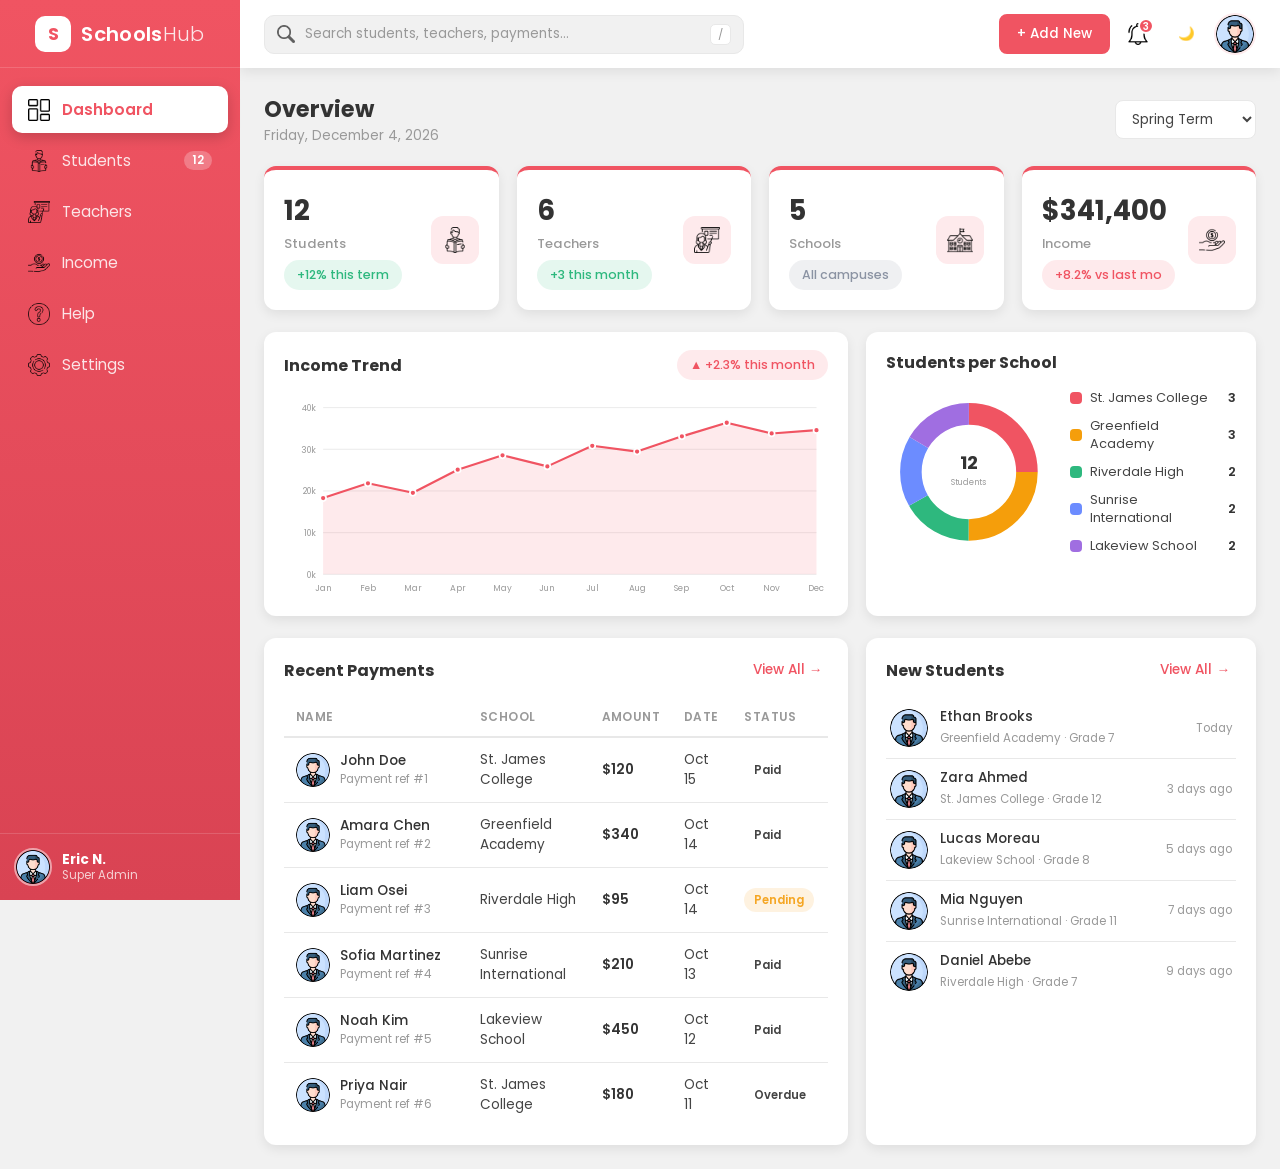
<file: index.html>
<!DOCTYPE html>
<html lang="en">
<head>
    <meta charset="UTF-8">
    <meta name="viewport" content="width=device-width, initial-scale=1.0">
    <meta name="description" content="Schools Hub — school admin dashboard">
    <title>Schools Hub · Admin Dashboard</title>
    <link rel="preconnect" href="https://fonts.googleapis.com">
    <link rel="preconnect" href="https://fonts.gstatic.com" crossorigin>
    <link href="https://fonts.googleapis.com/css2?family=Poppins:wght@300;400;500;600;700&display=swap" rel="stylesheet">
    <link rel="stylesheet" href="./style.css?v=1.0.0">
</head>
<body>

    <!-- ===================== SIDEBAR ===================== -->
    <aside class="side-menu" id="sideMenu" aria-label="Main navigation">
        <div class="brand-name">
            <div class="brand-logo" aria-hidden="true">S</div>
            <h1>Schools<span>Hub</span></h1>
        </div>

        <nav>
            <ul>
                <li class="nav-item active" data-view="dashboard" role="button" tabindex="0">
                    <img src="assets/dashboard.png" alt=""><span>Dashboard</span>
                </li>
                <li class="nav-item" data-view="students" role="button" tabindex="0">
                    <img src="assets/read.png" alt=""><span>Students</span>
                    <span class="side-badge" id="studentCountBadge">0</span>
                </li>
                <li class="nav-item" data-view="teachers" role="button" tabindex="0">
                    <img src="assets/teach.png" alt=""><span>Teachers</span>
                </li>
                <li class="nav-item" data-view="income" role="button" tabindex="0">
                    <img src="assets/income.png" alt=""><span>Income</span>
                </li>
                <li class="nav-item" data-view="help" role="button" tabindex="0">
                    <img src="assets/question.png" alt=""><span>Help</span>
                </li>
                <li class="nav-item" data-view="settings" role="button" tabindex="0">
                    <img src="assets/setting.png" alt=""><span>Settings</span>
                </li>
            </ul>
        </nav>

        <div class="side-footer">
            <div class="side-user">
                <img src="assets/user.png" alt="Admin avatar">
                <div class="side-user-info">
                    <strong>Eric N.</strong>
                    <span>Super Admin</span>
                </div>
            </div>
        </div>
    </aside>

    <div class="sidebar-overlay" id="sidebarOverlay" aria-hidden="true"></div>

    <!-- ===================== MAIN ===================== -->
    <div class="container">
        <header class="header">
            <button class="icon-btn menu-toggle" id="menuToggle" aria-label="Toggle menu">
                <span></span><span></span><span></span>
            </button>

            <div class="search">
                <img src="assets/search.png" alt="" aria-hidden="true">
                <input type="text" id="globalSearch" placeholder="Search students, teachers, payments…"
                       aria-label="Search" autocomplete="off">
                <kbd>/</kbd>
            </div>

            <div class="user">
                <button class="btn" id="addNewBtn">+ Add New</button>

                <div class="notif-wrap">
                    <button class="icon-btn" id="notifBtn" aria-label="Notifications">
                        <img src="assets/notificacations.png" alt="">
                        <span class="notif-dot" id="notifDot">3</span>
                    </button>
                    <div class="dropdown notif-dropdown" id="notifDropdown" hidden>
                        <div class="dropdown-head">
                            <h4>Notifications</h4>
                            <button class="link-btn" id="clearNotifs">Mark all read</button>
                        </div>
                        <ul id="notifList"></ul>
                    </div>
                </div>

                <button class="icon-btn" id="themeToggle" aria-label="Toggle dark mode" title="Toggle theme">
                    <span class="theme-icon" id="themeIcon">🌙</span>
                </button>

                <div class="img-case" title="Eric N. — Super Admin">
                    <img src="assets/user.png" alt="Profile">
                </div>
            </div>
        </header>

        <main class="content">

            <!-- ===================== DASHBOARD VIEW ===================== -->
            <section class="view" id="view-dashboard">
                <div class="page-head">
                    <div>
                        <h2>Overview</h2>
                        <p class="muted" id="todayDate"></p>
                    </div>
                    <select id="termSelect" class="select" aria-label="Select term">
                        <option value="spring">Spring Term</option>
                        <option value="fall">Fall Term</option>
                        <option value="summer">Summer Term</option>
                    </select>
                </div>

                <div class="cards" id="statCards"></div>

                <div class="charts-row">
                    <div class="panel chart-panel">
                        <div class="panel-head">
                            <h3>Income Trend</h3>
                            <span class="chip chip-rose" id="incomeDelta"></span>
                        </div>
                        <div class="chart-holder" id="incomeChart"></div>
                    </div>
                    <div class="panel chart-panel">
                        <div class="panel-head">
                            <h3>Students per School</h3>
                        </div>
                        <div class="donut-row">
                            <div class="donut-holder" id="schoolChart"></div>
                            <ul class="donut-legend" id="schoolLegend"></ul>
                        </div>
                    </div>
                </div>

                <div class="content-2">
                    <div class="panel table-panel">
                        <div class="panel-head">
                            <h3>Recent Payments</h3>
                            <button class="link-btn" data-goto="income">View All →</button>
                        </div>
                        <div class="table-scroll">
                            <table class="data-table" id="recentPaymentsTable">
                                <thead>
                                    <tr><th>Name</th><th>School</th><th>Amount</th><th>Date</th><th>Status</th></tr>
                                </thead>
                                <tbody></tbody>
                            </table>
                        </div>
                    </div>

                    <div class="panel table-panel">
                        <div class="panel-head">
                            <h3>New Students</h3>
                            <button class="link-btn" data-goto="students">View All →</button>
                        </div>
                        <ul class="new-students-list" id="newStudentsList"></ul>
                    </div>
                </div>
            </section>

            <!-- ===================== STUDENTS VIEW ===================== -->
            <section class="view" id="view-students" hidden>
                <div class="page-head">
                    <div>
                        <h2>Students</h2>
                        <p class="muted" id="studentsSummary"></p>
                    </div>
                    <button class="btn" id="addStudentBtn">+ Add Student</button>
                </div>
                <div class="panel">
                    <div class="panel-head table-tools">
                        <div class="filter-chips" id="studentFilters">
                            <button class="chip active" data-filter="all">All</button>
                            <button class="chip" data-filter="Active">Active</button>
                            <button class="chip" data-filter="Pending">Pending</button>
                            <button class="chip" data-filter="Inactive">Inactive</button>
                        </div>
                        <span class="muted" id="studentVisibleCount"></span>
                    </div>
                    <div class="table-scroll">
                        <table class="data-table" id="studentsTable">
                            <thead>
                                <tr>
                                    <th>Student</th>
                                    <th>School</th>
                                    <th>Grade</th>
                                    <th>Status</th>
                                    <th>Actions</th>
                                </tr>
                            </thead>
                            <tbody></tbody>
                        </table>
                    </div>
                </div>
            </section>

            <!-- ===================== TEACHERS VIEW ===================== -->
            <section class="view" id="view-teachers" hidden>
                <div class="page-head">
                    <div>
                        <h2>Teachers</h2>
                        <p class="muted" id="teachersSummary"></p>
                    </div>
                </div>
                <div class="teacher-grid" id="teacherGrid"></div>
            </section>

            <!-- ===================== INCOME VIEW ===================== -->
            <section class="view" id="view-income" hidden>
                <div class="page-head">
                    <div>
                        <h2>Income</h2>
                        <p class="muted">Fees collected across all schools</p>
                    </div>
                </div>
                <div class="mini-stats" id="incomeMiniStats"></div>
                <div class="panel">
                    <div class="panel-head"><h3>Monthly Collections</h3></div>
                    <div class="chart-holder tall" id="incomeChartFull"></div>
                </div>
                <div class="panel">
                    <div class="panel-head"><h3>All Payments</h3></div>
                    <div class="table-scroll">
                        <table class="data-table" id="paymentsTable">
                            <thead>
                                <tr><th>Name</th><th>School</th><th>Amount</th><th>Date</th><th>Status</th></tr>
                            </thead>
                            <tbody></tbody>
                        </table>
                    </div>
                </div>
            </section>

            <!-- ===================== HELP VIEW ===================== -->
            <section class="view" id="view-help" hidden>
                <div class="page-head">
                    <div>
                        <h2>Help &amp; Support</h2>
                        <p class="muted">Frequently asked questions</p>
                    </div>
                </div>
                <div class="panel">
                    <div class="accordion" id="faqAccordion"></div>
                </div>
            </section>

            <!-- ===================== SETTINGS VIEW ===================== -->
            <section class="view" id="view-settings" hidden>
                <div class="page-head">
                    <div>
                        <h2>Settings</h2>
                        <p class="muted">Personalize your dashboard</p>
                    </div>
                </div>
                <div class="panel settings-panel">
                    <div class="setting-row">
                        <div>
                            <strong>Dark mode</strong>
                            <p class="muted">Switch between light and dark themes</p>
                        </div>
                        <label class="switch">
                            <input type="checkbox" id="darkModeSwitch">
                            <span class="slider"></span>
                        </label>
                    </div>
                    <div class="setting-row">
                        <div>
                            <strong>Compact tables</strong>
                            <p class="muted">Show more rows per screen</p>
                        </div>
                        <label class="switch">
                            <input type="checkbox" id="compactSwitch">
                            <span class="slider"></span>
                        </label>
                    </div>
                    <div class="setting-row">
                        <div>
                            <strong>Reset demo data</strong>
                            <p class="muted">Restore the original sample records and clear your changes</p>
                        </div>
                        <button class="btn btn-outline" id="resetDataBtn">Reset</button>
                    </div>
                </div>
            </section>

        </main>
    </div>

    <!-- ===================== MODAL ===================== -->
    <div class="modal-backdrop" id="modalBackdrop" hidden>
        <div class="modal" role="dialog" aria-modal="true" aria-labelledby="modalTitle">
            <div class="modal-head">
                <h3 id="modalTitle">Add Student</h3>
                <button class="icon-btn" id="modalClose" aria-label="Close">&times;</button>
            </div>
            <form id="studentForm" novalidate>
                <div class="form-row">
                    <label for="fName">Full name</label>
                    <input type="text" id="fName" required placeholder="e.g. Jane Cooper">
                    <small class="form-error" id="nameError">Please enter a name.</small>
                </div>
                <div class="form-row">
                    <label for="fSchool">School</label>
                    <select id="fSchool" required></select>
                </div>
                <div class="form-row two-col">
                    <div>
                        <label for="fGrade">Grade</label>
                        <select id="fGrade"></select>
                    </div>
                    <div>
                        <label for="fStatus">Status</label>
                        <select id="fStatus">
                            <option>Active</option>
                            <option>Pending</option>
                            <option>Inactive</option>
                        </select>
                    </div>
                </div>
                <div class="modal-actions">
                    <button type="button" class="btn btn-outline" id="modalCancel">Cancel</button>
                    <button type="submit" class="btn">Save Student</button>
                </div>
            </form>
        </div>
    </div>

    <div class="toast-stack" id="toastStack" aria-live="polite"></div>

    <script src="./app.js?v=1.0.1"></script>
</body>
</html>
</file>
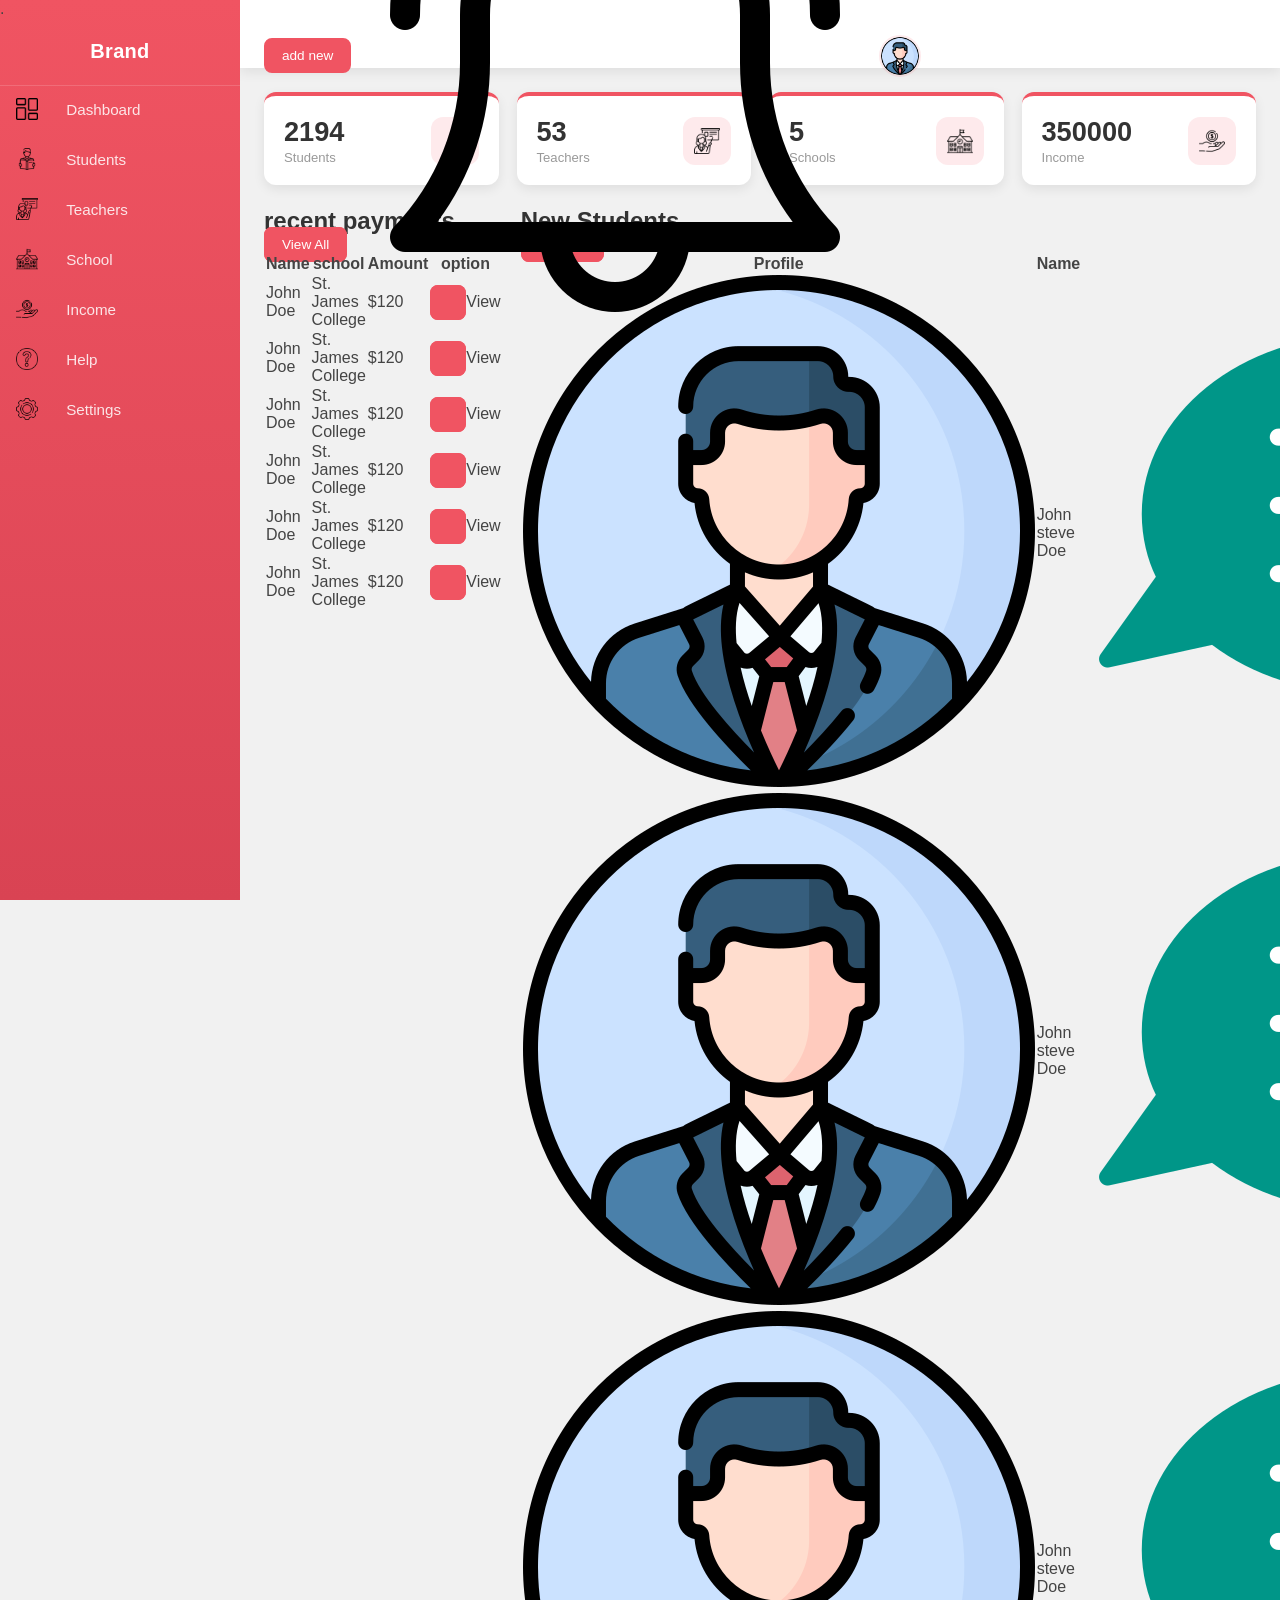
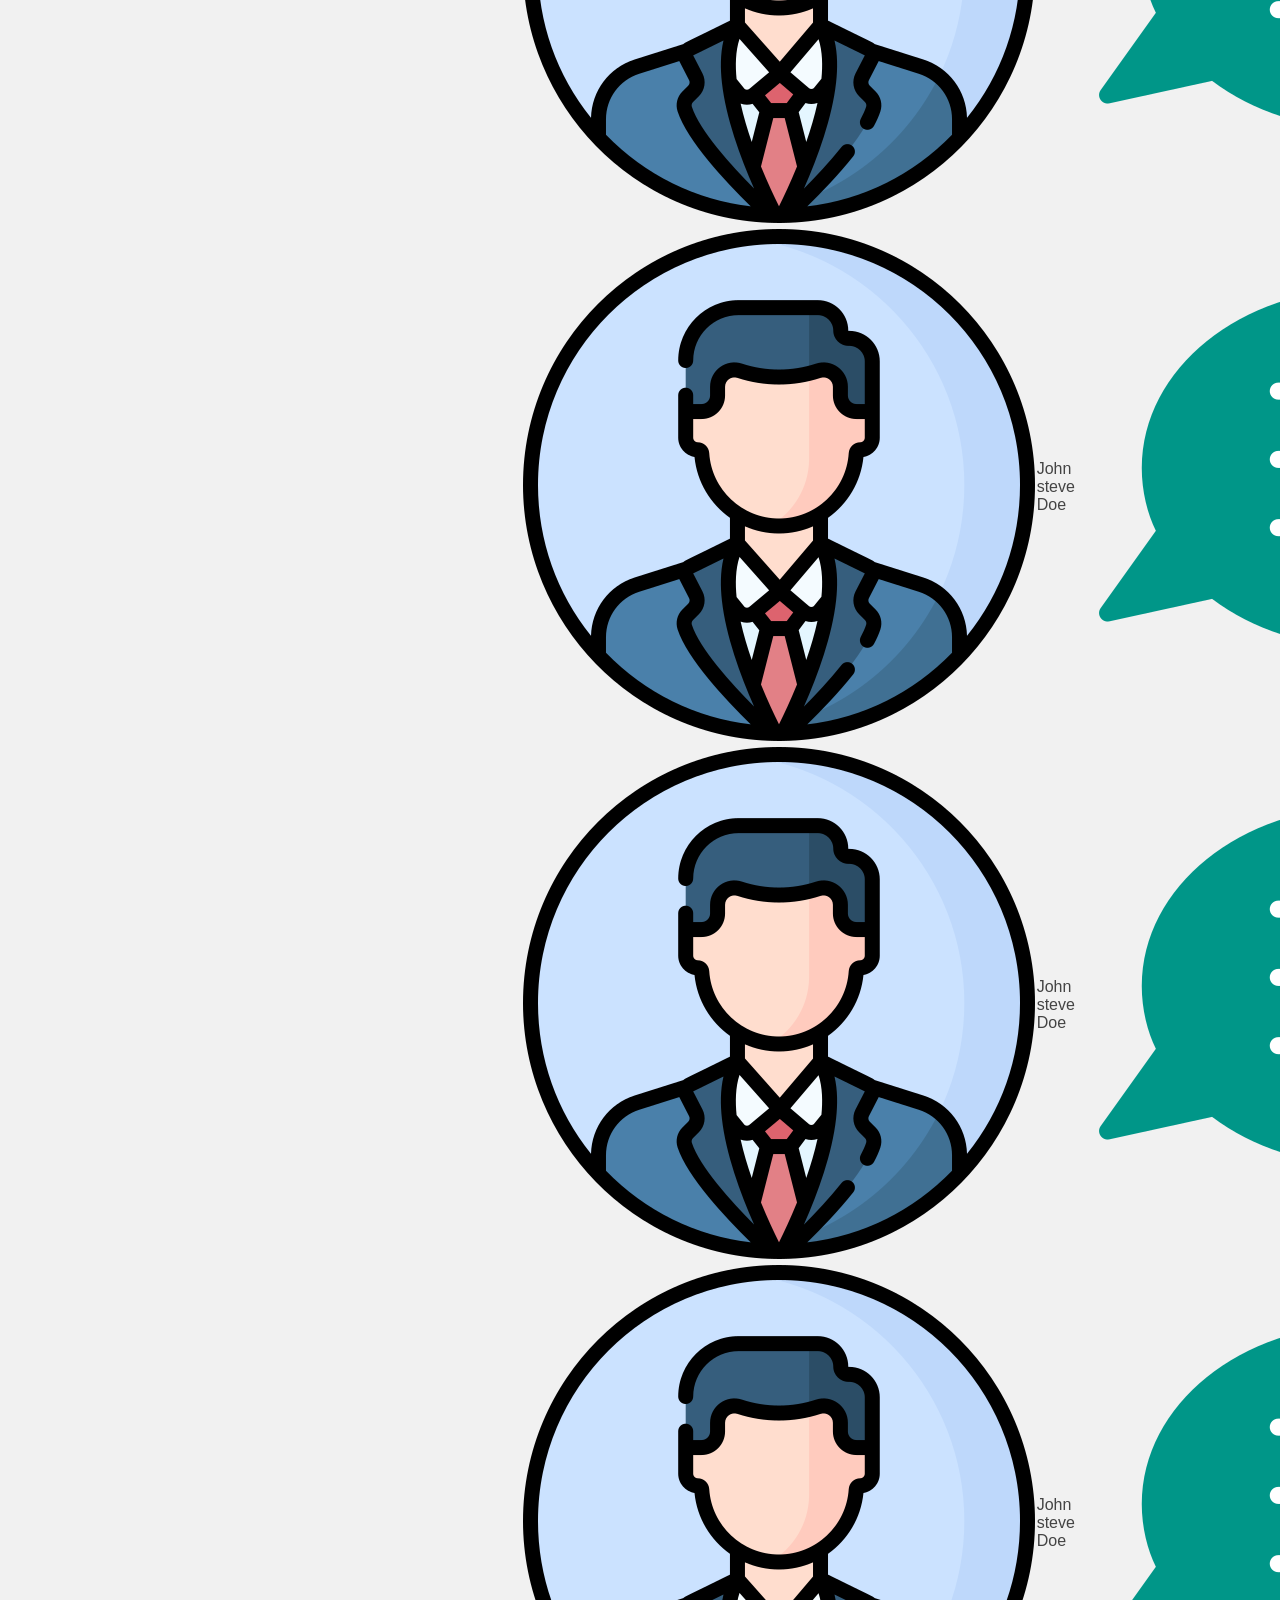
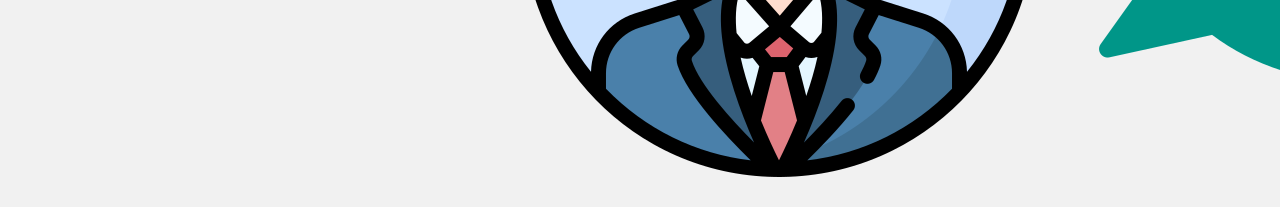
<file: sect7.html>
<!DOCTYPE html>
<html lang="en">
<head>
    <meta charset="UTF-8">
    <meta name="viewport" content="width=device-width, initial-scale=1.0">
    <title>Admin panel</title>
   <link rel="stylesheet" href="./style.css">

</head>
<body>

    <div class="side-menu">.    

        <div class="brand-name" ">
           <h1>Brand</h1>
        </div>
        
    
       <ul >
              <li ><img src="./assets/dashboard.png"  alt="">&nbsp;<span>Dashboard</span></li>
              <li><img src="./assets/read.png" alt="">&nbsp;<span>Students</span></li>
              <li><img src="./assets/teach.png" alt="">&nbsp;<span>Teachers</span></li>
              <li><img src="./assets/school.png" alt="">&nbsp;<span>School</span></li>
              <li><img src="./assets/income.png" alt="">&nbsp;<span>Income</span></li>
              <li><img src="./assets/question.png" alt="">&nbsp;<span>Help</span></li>
              <li><img src="./assets/setting.png" alt="">&nbsp;<span>Settings</span></li>
        </ul>
    </div>
    <div class="container">
       <div class="header">
            <div class="nav">
                <div class="search">
                  <input type="text" placeholder="search..">
                  <button type="submit"><img src="assets/search.png" alt=""></button>
                </div>
                <div class="user">
                  <a href="#" class="btn">add new</a>
                  <img src="assets/notificacations.png" alt="">
                    <div class="img-case">
                       <img src="assets/user.png" alt="">
                    </div>
                </div>
            </div>
        </div>
        <div class="content">
            <div class="cards">
                <div class="card">
                    <div class="box">
                        <h1>2194</h1>
                        <h3>Students</h3>
                    </div>
                    <div class="icon-case">
                        <img src="assets/read.png" alt="">
                    </div>
                </div>

                <div class="card">
                    <div class="box">
                        <h1>53</h1>
                        <h3>Teachers</h3>
                    </div>
                    <div class="icon-case">
                        <img src="assets/teach.png" alt="">
                    </div>
                </div> 
                <div class="card">
                    <div class="box">
                        <h1>5</h1>
                        <h3>Schools</h3>
                    </div>
                    <div class="icon-case">
                        <img src="assets/school.png" alt="">
                    </div>
                </div> 
                <div class="card">
                    <div class="box">
                        <h1>350000</h1>
                        <h3>Income</h3>
                    </div>
                    <div class="icon-case">
                        <img src="assets/income.png" alt="">
                    </div>
                </div> 
            </div>
            <div class="content-2">
                <div class="recent-payments">
                    <div class="tittle">
                      <h2>recent payments</h2>
                      <a href="#" class="btn">View All</a>
                    </div>
                   
                   <table>
                      <tr>
                        <th>Name</th>
                        <th>school</th>
                        <th>Amount</th>
                        <th>option</th>
                      </tr>
                      <tr>
                        <td>John Doe</td>
                        <td>St. James College</td>
                        <td>$120</td>
                        <td><a href="#" class="btn"></a>View</td>
                      </tr>
                      <tr>
                        <td>John Doe</td>
                        <td>St. James College</td>
                        <td>$120</td>
                        <td><a href="#" class="btn"></a>View</td>
                      </tr>
                      <tr>
                        <td>John Doe</td>
                        <td>St. James College</td>
                        <td>$120</td>
                        <td><a href="#" class="btn"></a>View</td>
                      </tr>
                      <tr>
                        <td>John Doe</td>
                        <td>St. James College</td>
                        <td>$120</td>
                        <td><a href="#" class="btn"></a>View</td>
                      </tr>
                      <tr>
                        <td>John Doe</td>
                        <td>St. James College</td>
                        <td>$120</td>
                        <td><a href="#" class="btn"></a>View</td>
                      </tr>
                      <tr>
                        <td>John Doe</td>
                        <td>St. James College</td>
                        <td>$120</td>
                        <td><a href="#" class="btn"></a>View</td>
                      </tr>
                    </table>
                </div>
                   
                    <div class="new-students">
                        <div class="tittle">
                          <h2>New Students</h2>
                          <a href="#" class="btn">View All</a>
                        </div>
                    
                        <table>
                           <tr>
                               <th>Profile</th>
                               <th>Name</th>
                               <th>Option</th>
                            </tr>
                            <tr>
                               <td><img src="assets/user.png" alt=""></td>
                               <td>John steve Doe</td>
                               <td><img src="assets/info.png" alt=""></td>
                            </tr>
                             <tr>
                               <td><img src="assets/user.png" alt=""></td>
                               <td>John steve Doe</td>
                               <td><img src="assets/info.png" alt=""></td>
                            </tr>
                             <tr>
                               <td><img src="assets/user.png" alt=""></td>
                               <td>John steve Doe</td>
                               <td><img src="assets/info.png" alt=""></td>
                            </tr>
                             <tr>
                               <td><img src="assets/user.png" alt=""></td>
                               <td>John steve Doe</td>
                               <td><img src="assets/info.png" alt=""></td>
                            </tr> 
                            <tr>
                               <td><img src="assets/user.png" alt=""></td>
                               <td>John steve Doe</td>
                               <td><img src="assets/info.png" alt=""></td>
                            </tr>
                            <tr>
                                <td><img src="assets/user.png" alt=""></td>
                               <td>John steve Doe</td>
                              <td><img src="assets/info.png" alt=""></td>
                            </tr>
                        </table>
                    </div>
            </div>
        </div>
    </div>



                
        
                
                




    
</body>
</html>
</file>
<file: style.css>
/* ============================================================
   Schools Hub — Admin Dashboard
   Palette: primary #f05462 (existing brand rose)
   ============================================================ */
:root {
    --primary: #f05462;
    --primary-dark: #d94353;
    --primary-soft: rgba(240, 84, 98, 0.12);
    --bg: #f1f1f1;
    --card: #ffffff;
    --text: #444444;
    --heading: #333333;
    --muted: #999999;
    --border: #e8e8e8;
    --shadow: 0 4px 12px rgba(0, 0, 0, 0.08);
    --shadow-lg: 0 8px 24px rgba(0, 0, 0, 0.12);
    --radius: 12px;
    --sidebar-w: 240px;
    --success: #2eb87e;
    --warning: #f5a623;
    --gray: #8b93a3;
    --header-h: 68px;
}

body.dark {
    --bg: #171a21;
    --card: #21252f;
    --text: #c9ced8;
    --heading: #f2f3f6;
    --muted: #7a8194;
    --border: #2e3340;
    --shadow: 0 4px 12px rgba(0, 0, 0, 0.35);
    --shadow-lg: 0 8px 24px rgba(0, 0, 0, 0.45);
}

* {
    margin: 0;
    padding: 0;
    box-sizing: border-box;
    font-family: 'Poppins', sans-serif;
}

body {
    min-height: 100vh;
    background: var(--bg);
    color: var(--text);
    transition: background 0.3s ease, color 0.3s ease;
}

a { text-decoration: none; }
ul { list-style: none; }
h1, h2, h3, h4 { color: var(--heading); }
.muted { color: var(--muted); font-size: 0.85rem; }

/* ---------- Buttons & chips ---------- */
.btn {
    background: var(--primary);
    color: #fff;
    border: 2px solid var(--primary);
    padding: 8px 16px;
    border-radius: 8px;
    font-size: 0.85rem;
    font-weight: 500;
    cursor: pointer;
    transition: all 0.2s ease;
    white-space: nowrap;
}
.btn:hover {
    background: var(--primary-dark);
    border-color: var(--primary-dark);
    transform: translateY(-1px);
    box-shadow: 0 4px 12px rgba(240, 84, 98, 0.35);
}
.btn-outline {
    background: transparent;
    color: var(--primary);
}
.btn-outline:hover {
    background: var(--primary-soft);
    color: var(--primary);
    box-shadow: none;
}
.link-btn {
    background: none;
    border: none;
    color: var(--primary);
    font-size: 0.85rem;
    font-weight: 500;
    cursor: pointer;
    padding: 4px 6px;
    border-radius: 6px;
    transition: background 0.2s ease;
}
.link-btn:hover { background: var(--primary-soft); }

.chip {
    display: inline-flex;
    align-items: center;
    gap: 6px;
    background: var(--bg);
    color: var(--muted);
    border: 1px solid var(--border);
    border-radius: 999px;
    padding: 5px 12px;
    font-size: 0.78rem;
    font-weight: 500;
    cursor: default;
}
.chip-rose { background: var(--primary-soft); color: var(--primary); border-color: transparent; }
.chip-green { background: rgba(46, 184, 126, 0.12); color: var(--success); border-color: transparent; }
.chip-amber { background: rgba(245, 166, 35, 0.14); color: var(--warning); border-color: transparent; }
.chip-gray { background: rgba(139, 147, 163, 0.14); color: var(--gray); border-color: transparent; }

.filter-chips .chip { cursor: pointer; transition: all 0.2s ease; }
.filter-chips .chip:hover { color: var(--primary); }
.filter-chips .chip.active {
    background: var(--primary);
    color: #fff;
    border-color: var(--primary);
}

.icon-btn {
    background: none;
    border: none;
    cursor: pointer;
    width: 40px;
    height: 40px;
    display: inline-flex;
    align-items: center;
    justify-content: center;
    border-radius: 10px;
    position: relative;
    transition: background 0.2s ease;
}
.icon-btn:hover { background: var(--primary-soft); }
.icon-btn img { width: 22px; height: 22px; object-fit: contain; }

/* ---------- Sidebar ---------- */
.side-menu {
    position: fixed;
    inset: 0 auto 0 0;
    width: var(--sidebar-w);
    background: linear-gradient(180deg, var(--primary) 0%, var(--primary-dark) 100%);
    display: flex;
    flex-direction: column;
    z-index: 50;
    transition: transform 0.3s ease;
}
.brand-name {
    height: var(--header-h);
    display: flex;
    align-items: center;
    justify-content: center;
    gap: 10px;
    border-bottom: 1px solid rgba(255, 255, 255, 0.15);
}
.brand-logo {
    width: 36px;
    height: 36px;
    background: #fff;
    color: var(--primary);
    border-radius: 10px;
    display: grid;
    place-items: center;
    font-weight: 700;
    font-size: 1.1rem;
}
.brand-name h1 {
    color: #fff;
    font-size: 1.25rem;
    font-weight: 600;
    letter-spacing: 0.3px;
}
.brand-name h1 span { font-weight: 300; opacity: 0.85; }

.side-menu nav { flex: 1; padding: 18px 12px; }
.side-menu ul { display: flex; flex-direction: column; gap: 4px; }
.side-menu li {
    font-size: 0.95rem;
    color: rgba(255, 255, 255, 0.85);
    padding: 12px 16px;
    border-radius: 10px;
    display: flex;
    align-items: center;
    gap: 12px;
    cursor: pointer;
    transition: all 0.2s ease;
    position: relative;
}
.side-menu li img {
    width: 22px;
    height: 22px;
    object-fit: contain;
}
.side-menu li:hover {
    background: rgba(255, 255, 255, 0.14);
    color: #fff;
    transform: translateX(4px);
}
.side-menu li.active {
    background: #fff;
    color: var(--primary);
    font-weight: 600;
    box-shadow: 0 4px 14px rgba(0, 0, 0, 0.18);
}
.side-badge {
    margin-left: auto;
    background: rgba(255, 255, 255, 0.25);
    color: #fff;
    font-size: 0.72rem;
    font-weight: 600;
    border-radius: 999px;
    padding: 1px 8px;
}
.side-menu li.active .side-badge { background: var(--primary-soft); color: var(--primary); }

.side-footer { padding: 14px; border-top: 1px solid rgba(255, 255, 255, 0.15); }
.side-user {
    display: flex;
    align-items: center;
    gap: 10px;
    color: #fff;
}
.side-user img {
    width: 38px;
    height: 38px;
    border-radius: 50%;
    border: 2px solid rgba(255, 255, 255, 0.5);
}
.side-user-info { display: flex; flex-direction: column; line-height: 1.3; }
.side-user-info strong { font-size: 0.85rem; }
.side-user-info span { font-size: 0.72rem; opacity: 0.75; }

.sidebar-overlay {
    display: none;
    position: fixed;
    inset: 0;
    background: rgba(0, 0, 0, 0.45);
    z-index: 40;
}

/* ---------- Header ---------- */
.container {
    margin-left: var(--sidebar-w);
    min-height: 100vh;
    display: flex;
    flex-direction: column;
}
.header {
    position: sticky;
    top: 0;
    height: var(--header-h);
    background: var(--card);
    display: flex;
    align-items: center;
    gap: 16px;
    padding: 0 24px;
    box-shadow: var(--shadow);
    z-index: 30;
}
.menu-toggle {
    display: none;
    flex-direction: column;
    gap: 5px;
}
.menu-toggle span {
    display: block;
    width: 20px;
    height: 2px;
    background: var(--text);
    border-radius: 2px;
    transition: all 0.25s ease;
}

.search {
    flex: 1;
    display: flex;
    align-items: center;
    gap: 10px;
    background: var(--bg);
    border: 1px solid var(--border);
    border-radius: 10px;
    padding: 8px 12px;
    max-width: 480px;
    transition: border-color 0.2s ease, box-shadow 0.2s ease;
}
.search:focus-within {
    border-color: var(--primary);
    box-shadow: 0 0 0 3px var(--primary-soft);
}
.search img { width: 18px; height: 18px; object-fit: contain; opacity: 0.6; }
.search input {
    border: none;
    outline: none;
    background: transparent;
    flex: 1;
    font-size: 0.85rem;
    color: var(--text);
}
.search input::placeholder { color: var(--muted); }
.search kbd {
    background: var(--card);
    border: 1px solid var(--border);
    border-radius: 5px;
    font-size: 0.7rem;
    color: var(--muted);
    padding: 1px 7px;
    font-family: inherit;
}

.user { display: flex; align-items: center; gap: 8px; margin-left: auto; }

.notif-wrap { position: relative; }
.notif-dot {
    position: absolute;
    top: 4px;
    right: 4px;
    background: var(--primary);
    color: #fff;
    font-size: 0.62rem;
    font-weight: 600;
    min-width: 16px;
    height: 16px;
    border-radius: 999px;
    display: grid;
    place-items: center;
    border: 2px solid var(--card);
}

.dropdown {
    position: absolute;
    top: calc(100% + 10px);
    right: 0;
    background: var(--card);
    border: 1px solid var(--border);
    border-radius: var(--radius);
    box-shadow: var(--shadow-lg);
    width: 300px;
    z-index: 60;
    overflow: hidden;
    animation: dropIn 0.18s ease;
}
@keyframes dropIn {
    from { opacity: 0; transform: translateY(-6px); }
    to { opacity: 1; transform: translateY(0); }
}
.dropdown-head {
    display: flex;
    align-items: center;
    justify-content: space-between;
    padding: 12px 14px;
    border-bottom: 1px solid var(--border);
}
.dropdown-head h4 { font-size: 0.9rem; }
.dropdown ul { max-height: 280px; overflow-y: auto; }
.notif-item {
    display: flex;
    gap: 10px;
    padding: 12px 14px;
    border-bottom: 1px solid var(--border);
    font-size: 0.8rem;
    transition: background 0.2s ease;
    cursor: pointer;
}
.notif-item:last-child { border-bottom: none; }
.notif-item:hover { background: var(--bg); }
.notif-item.unread { background: var(--primary-soft); }
.notif-item .n-dot {
    width: 8px;
    height: 8px;
    margin-top: 5px;
    border-radius: 50%;
    background: var(--primary);
    flex-shrink: 0;
}
.notif-item.read .n-dot { background: transparent; }
.notif-item time { display: block; color: var(--muted); font-size: 0.72rem; margin-top: 2px; }
.dropdown-empty { padding: 24px; text-align: center; color: var(--muted); font-size: 0.82rem; }

.img-case {
    width: 42px;
    height: 42px;
    border-radius: 50%;
    overflow: hidden;
    border: 2px solid var(--primary-soft);
    flex-shrink: 0;
}
.img-case img { width: 100%; height: 100%; object-fit: cover; }

/* ---------- Content / views ---------- */
.content { padding: 24px; flex: 1; }
.view { animation: fadeIn 0.3s ease; }
@keyframes fadeIn {
    from { opacity: 0; transform: translateY(8px); }
    to { opacity: 1; transform: translateY(0); }
}
.page-head {
    display: flex;
    align-items: center;
    justify-content: space-between;
    gap: 16px;
    margin-bottom: 20px;
    flex-wrap: wrap;
}
.page-head h2 { font-size: 1.4rem; }

.select {
    background: var(--card);
    border: 1px solid var(--border);
    color: var(--text);
    border-radius: 8px;
    padding: 8px 12px;
    font-size: 0.85rem;
    cursor: pointer;
    outline: none;
}
.select:focus { border-color: var(--primary); }

/* ---------- Stat cards ---------- */
.cards {
    display: grid;
    grid-template-columns: repeat(auto-fit, minmax(220px, 1fr));
    gap: 18px;
    margin-bottom: 22px;
}
.card {
    background: var(--card);
    border-radius: var(--radius);
    padding: 20px;
    display: flex;
    align-items: center;
    justify-content: space-between;
    box-shadow: var(--shadow);
    border-top: 4px solid var(--primary);
    transition: transform 0.25s ease, box-shadow 0.25s ease;
    cursor: pointer;
}
.card:hover {
    transform: translateY(-4px);
    box-shadow: var(--shadow-lg);
}
.card .box h1 { font-size: 1.7rem; font-weight: 700; }
.card .box h3 { color: var(--muted); font-size: 0.82rem; font-weight: 500; margin-top: 2px; }
.card .trend { margin-top: 6px; }
.card .icon-case {
    width: 48px;
    height: 48px;
    background: var(--primary-soft);
    border-radius: 12px;
    display: grid;
    place-items: center;
}
.card .icon-case img { width: 26px; height: 26px; object-fit: contain; }

/* ---------- Charts ---------- */
.charts-row {
    display: grid;
    grid-template-columns: 3fr 2fr;
    gap: 18px;
    margin-bottom: 22px;
}
.panel {
    background: var(--card);
    border-radius: var(--radius);
    box-shadow: var(--shadow);
    padding: 18px 20px;
    margin-bottom: 18px;
}
.charts-row .panel { margin-bottom: 0; }
.panel-head {
    display: flex;
    align-items: center;
    justify-content: space-between;
    gap: 12px;
    margin-bottom: 14px;
}
.panel-head h3 { font-size: 1rem; }
.chart-holder { width: 100%; overflow: hidden; }
.chart-holder svg { width: 100%; height: auto; display: block; }
.chart-holder.tall svg { max-height: 320px; }

.donut-row { display: flex; align-items: center; gap: 18px; flex-wrap: wrap; }
.donut-holder { flex: 1; min-width: 160px; }
.donut-holder svg { width: 100%; height: auto; display: block; }
.donut-legend { flex: 1; min-width: 140px; display: flex; flex-direction: column; gap: 10px; }
.donut-legend li {
    display: flex;
    align-items: center;
    gap: 8px;
    font-size: 0.8rem;
}
.donut-legend .swatch {
    width: 12px;
    height: 12px;
    border-radius: 4px;
    flex-shrink: 0;
}
.donut-legend .val { margin-left: auto; font-weight: 600; color: var(--heading); }

/* ---------- Tables ---------- */
.content-2 {
    display: grid;
    grid-template-columns: 3fr 2fr;
    gap: 18px;
}
.content-2 .panel { margin-bottom: 0; }
.table-panel { overflow: hidden; }
.table-tools { flex-wrap: wrap; }
.table-scroll { overflow-x: auto; }
.data-table {
    width: 100%;
    border-collapse: collapse;
    font-size: 0.85rem;
}
.data-table th {
    text-align: left;
    padding: 10px 12px;
    color: var(--muted);
    font-weight: 600;
    font-size: 0.75rem;
    text-transform: uppercase;
    letter-spacing: 0.4px;
    border-bottom: 2px solid var(--border);
    white-space: nowrap;
}
.data-table th.sortable { cursor: pointer; user-select: none; }
.data-table th.sortable:hover { color: var(--primary); }
.data-table th .sort-arrow { font-size: 0.7rem; margin-left: 4px; }
.data-table td {
    padding: 12px;
    border-bottom: 1px solid var(--border);
    vertical-align: middle;
}
body.compact .data-table td { padding: 6px 12px; }
.data-table tbody tr { transition: background 0.15s ease; }
.data-table tbody tr:hover { background: var(--primary-soft); }
.data-table tbody tr:last-child td { border-bottom: none; }

.cell-user {
    display: flex;
    align-items: center;
    gap: 10px;
    min-width: 160px;
}
.cell-user img {
    width: 34px;
    height: 34px;
    border-radius: 50%;
    flex-shrink: 0;
}
.cell-user .u-meta { line-height: 1.3; }
.cell-user .u-meta strong { display: block; font-size: 0.85rem; color: var(--heading); font-weight: 500; }
.cell-user .u-meta span { font-size: 0.72rem; color: var(--muted); }

.status { font-size: 0.72rem; font-weight: 600; padding: 4px 10px; border-radius: 999px; white-space: nowrap; }
.status-Active { background: rgba(46, 184, 126, 0.12); color: var(--success); }
.status-Pending { background: rgba(245, 166, 35, 0.14); color: var(--warning); }
.status-Inactive { background: rgba(139, 147, 163, 0.14); color: var(--gray); }

.amount { font-weight: 600; color: var(--heading); }
.row-actions { display: flex; gap: 6px; }
.row-actions button {
    background: none;
    border: 1px solid var(--border);
    width: 30px;
    height: 30px;
    border-radius: 8px;
    cursor: pointer;
    font-size: 0.85rem;
    color: var(--muted);
    transition: all 0.2s ease;
}
.row-actions button:hover { border-color: var(--primary); color: var(--primary); background: var(--primary-soft); }
.row-actions button.danger:hover { border-color: #e05252; color: #e05252; background: rgba(224, 82, 82, 0.1); }

.empty-row td { text-align: center; color: var(--muted); padding: 28px; }

/* ---------- New students list ---------- */
.new-students-list { display: flex; flex-direction: column; }
.new-students-list li {
    display: flex;
    align-items: center;
    gap: 12px;
    padding: 10px 4px;
    border-bottom: 1px solid var(--border);
    transition: background 0.15s ease;
}
.new-students-list li:hover { background: var(--primary-soft); }
.new-students-list li:last-child { border-bottom: none; }
.new-students-list img {
    width: 38px;
    height: 38px;
    border-radius: 50%;
}
.ns-meta { line-height: 1.35; }
.ns-meta strong { display: block; font-size: 0.85rem; color: var(--heading); font-weight: 500; }
.ns-meta span { font-size: 0.73rem; color: var(--muted); }
.ns-when { margin-left: auto; font-size: 0.72rem; color: var(--muted); white-space: nowrap; }

/* ---------- Teachers grid ---------- */
.teacher-grid {
    display: grid;
    grid-template-columns: repeat(auto-fill, minmax(230px, 1fr));
    gap: 18px;
}
.teacher-card {
    background: var(--card);
    border-radius: var(--radius);
    box-shadow: var(--shadow);
    padding: 22px;
    text-align: center;
    transition: transform 0.25s ease, box-shadow 0.25s ease;
}
.teacher-card:hover { transform: translateY(-4px); box-shadow: var(--shadow-lg); }
.teacher-card img {
    width: 74px;
    height: 74px;
    border-radius: 50%;
    border: 3px solid var(--primary-soft);
    margin-bottom: 12px;
}
.teacher-card h4 { font-size: 0.95rem; }
.teacher-card .t-subject { color: var(--primary); font-size: 0.78rem; font-weight: 500; margin: 2px 0 10px; }
.teacher-card .t-stats {
    display: flex;
    justify-content: center;
    gap: 14px;
    padding-top: 12px;
    border-top: 1px solid var(--border);
    font-size: 0.75rem;
    color: var(--muted);
}
.teacher-card .t-stats strong { display: block; font-size: 0.95rem; color: var(--heading); }

/* ---------- Mini stats (income view) ---------- */
.mini-stats {
    display: grid;
    grid-template-columns: repeat(auto-fit, minmax(180px, 1fr));
    gap: 18px;
    margin-bottom: 18px;
}
.mini-stat {
    background: var(--card);
    border-radius: var(--radius);
    box-shadow: var(--shadow);
    padding: 16px 18px;
    border-left: 4px solid var(--primary);
}
.mini-stat strong { display: block; font-size: 1.25rem; color: var(--heading); }
.mini-stat span { font-size: 0.78rem; color: var(--muted); }

/* ---------- Accordion (help) ---------- */
.accordion { display: flex; flex-direction: column; }
.acc-item { border-bottom: 1px solid var(--border); }
.acc-item:last-child { border-bottom: none; }
.acc-q {
    width: 100%;
    background: none;
    border: none;
    text-align: left;
    padding: 16px 8px;
    font-size: 0.92rem;
    font-weight: 500;
    color: var(--heading);
    cursor: pointer;
    display: flex;
    align-items: center;
    justify-content: space-between;
    gap: 12px;
}
.acc-q:hover { color: var(--primary); }
.acc-q .arrow { transition: transform 0.25s ease; color: var(--primary); }
.acc-item.open .acc-q .arrow { transform: rotate(180deg); }
.acc-a {
    max-height: 0;
    overflow: hidden;
    transition: max-height 0.3s ease;
}
.acc-a p { padding: 0 8px 16px; font-size: 0.85rem; color: var(--muted); line-height: 1.6; }
.acc-item.open .acc-a { max-height: 200px; }

/* ---------- Settings ---------- */
.settings-panel { max-width: 640px; }
.setting-row {
    display: flex;
    align-items: center;
    justify-content: space-between;
    gap: 18px;
    padding: 14px 4px;
    border-bottom: 1px solid var(--border);
}
.setting-row:last-child { border-bottom: none; }
.setting-row strong { font-size: 0.9rem; color: var(--heading); }

.switch { position: relative; width: 46px; height: 26px; flex-shrink: 0; }
.switch input { opacity: 0; width: 0; height: 0; }
.switch .slider {
    position: absolute;
    inset: 0;
    background: var(--border);
    border-radius: 999px;
    cursor: pointer;
    transition: background 0.25s ease;
}
.switch .slider::before {
    content: "";
    position: absolute;
    width: 20px;
    height: 20px;
    left: 3px;
    top: 3px;
    background: #fff;
    border-radius: 50%;
    transition: transform 0.25s ease;
    box-shadow: 0 1px 3px rgba(0, 0, 0, 0.25);
}
.switch input:checked + .slider { background: var(--primary); }
.switch input:checked + .slider::before { transform: translateX(20px); }

/* ---------- Modal ---------- */
.modal-backdrop[hidden] { display: none; }
.modal-backdrop {
    position: fixed;
    inset: 0;
    background: rgba(0, 0, 0, 0.5);
    z-index: 100;
    display: flex;
    align-items: center;
    justify-content: center;
    padding: 20px;
    animation: fadeIn 0.2s ease;
}
.modal {
    background: var(--card);
    border-radius: var(--radius);
    width: 100%;
    max-width: 440px;
    box-shadow: var(--shadow-lg);
    animation: dropIn 0.25s ease;
}
.modal-head {
    display: flex;
    align-items: center;
    justify-content: space-between;
    padding: 16px 20px;
    border-bottom: 1px solid var(--border);
}
.modal-head h3 { font-size: 1rem; }
.modal form { padding: 20px; }
.form-row { margin-bottom: 16px; }
.form-row label {
    display: block;
    font-size: 0.8rem;
    font-weight: 500;
    margin-bottom: 6px;
    color: var(--heading);
}
.form-row input,
.form-row select {
    width: 100%;
    background: var(--bg);
    border: 1px solid var(--border);
    border-radius: 8px;
    padding: 10px 12px;
    font-size: 0.85rem;
    color: var(--text);
    outline: none;
    transition: border-color 0.2s ease, box-shadow 0.2s ease;
}
.form-row input:focus,
.form-row select:focus {
    border-color: var(--primary);
    box-shadow: 0 0 0 3px var(--primary-soft);
}
.form-row input.invalid { border-color: #e05252; }
.form-error {
    display: none;
    color: #e05252;
    font-size: 0.75rem;
    margin-top: 4px;
}
.form-error.show { display: block; }
.two-col { display: grid; grid-template-columns: 1fr 1fr; gap: 14px; }
.modal-actions {
    display: flex;
    justify-content: flex-end;
    gap: 10px;
    margin-top: 20px;
}

/* ---------- Toasts ---------- */
.toast-stack {
    position: fixed;
    bottom: 22px;
    right: 22px;
    z-index: 200;
    display: flex;
    flex-direction: column;
    gap: 10px;
}
.toast {
    background: var(--heading);
    color: #fff;
    padding: 12px 18px;
    border-radius: 10px;
    font-size: 0.83rem;
    box-shadow: var(--shadow-lg);
    display: flex;
    align-items: center;
    gap: 10px;
    animation: toastIn 0.3s ease;
    max-width: 320px;
}
body.dark .toast { background: var(--card); border: 1px solid var(--border); }
.toast.leaving { animation: toastOut 0.3s ease forwards; }
@keyframes toastIn {
    from { opacity: 0; transform: translateX(40px); }
    to { opacity: 1; transform: translateX(0); }
}
@keyframes toastOut {
    to { opacity: 0; transform: translateX(40px); }
}
.toast .t-icon { color: var(--success); font-weight: 700; }

/* ---------- Responsive ---------- */
@media screen and (max-width: 1050px) {
    .charts-row, .content-2 { grid-template-columns: 1fr; }
}

@media screen and (max-width: 940px) {
    .side-menu { transform: translateX(-100%); }
    .side-menu.open { transform: translateX(0); }
    .sidebar-overlay.show { display: block; }
    .container { margin-left: 0; }
    .menu-toggle { display: inline-flex; }
    .menu-toggle.open span:nth-child(1) { transform: translateY(7px) rotate(45deg); }
    .menu-toggle.open span:nth-child(2) { opacity: 0; }
    .menu-toggle.open span:nth-child(3) { transform: translateY(-7px) rotate(-45deg); }
    .search kbd { display: none; }
    .user .btn { display: none; }
}

@media screen and (max-width: 536px) {
    .content { padding: 14px; }
    .brand-name h1 { font-size: 1rem; }
    .page-head h2 { font-size: 1.15rem; }
    .search input { min-width: 0; }
    .header { padding: 0 14px; gap: 8px; }
    .notif-dropdown { width: 250px; }
}
</file>
